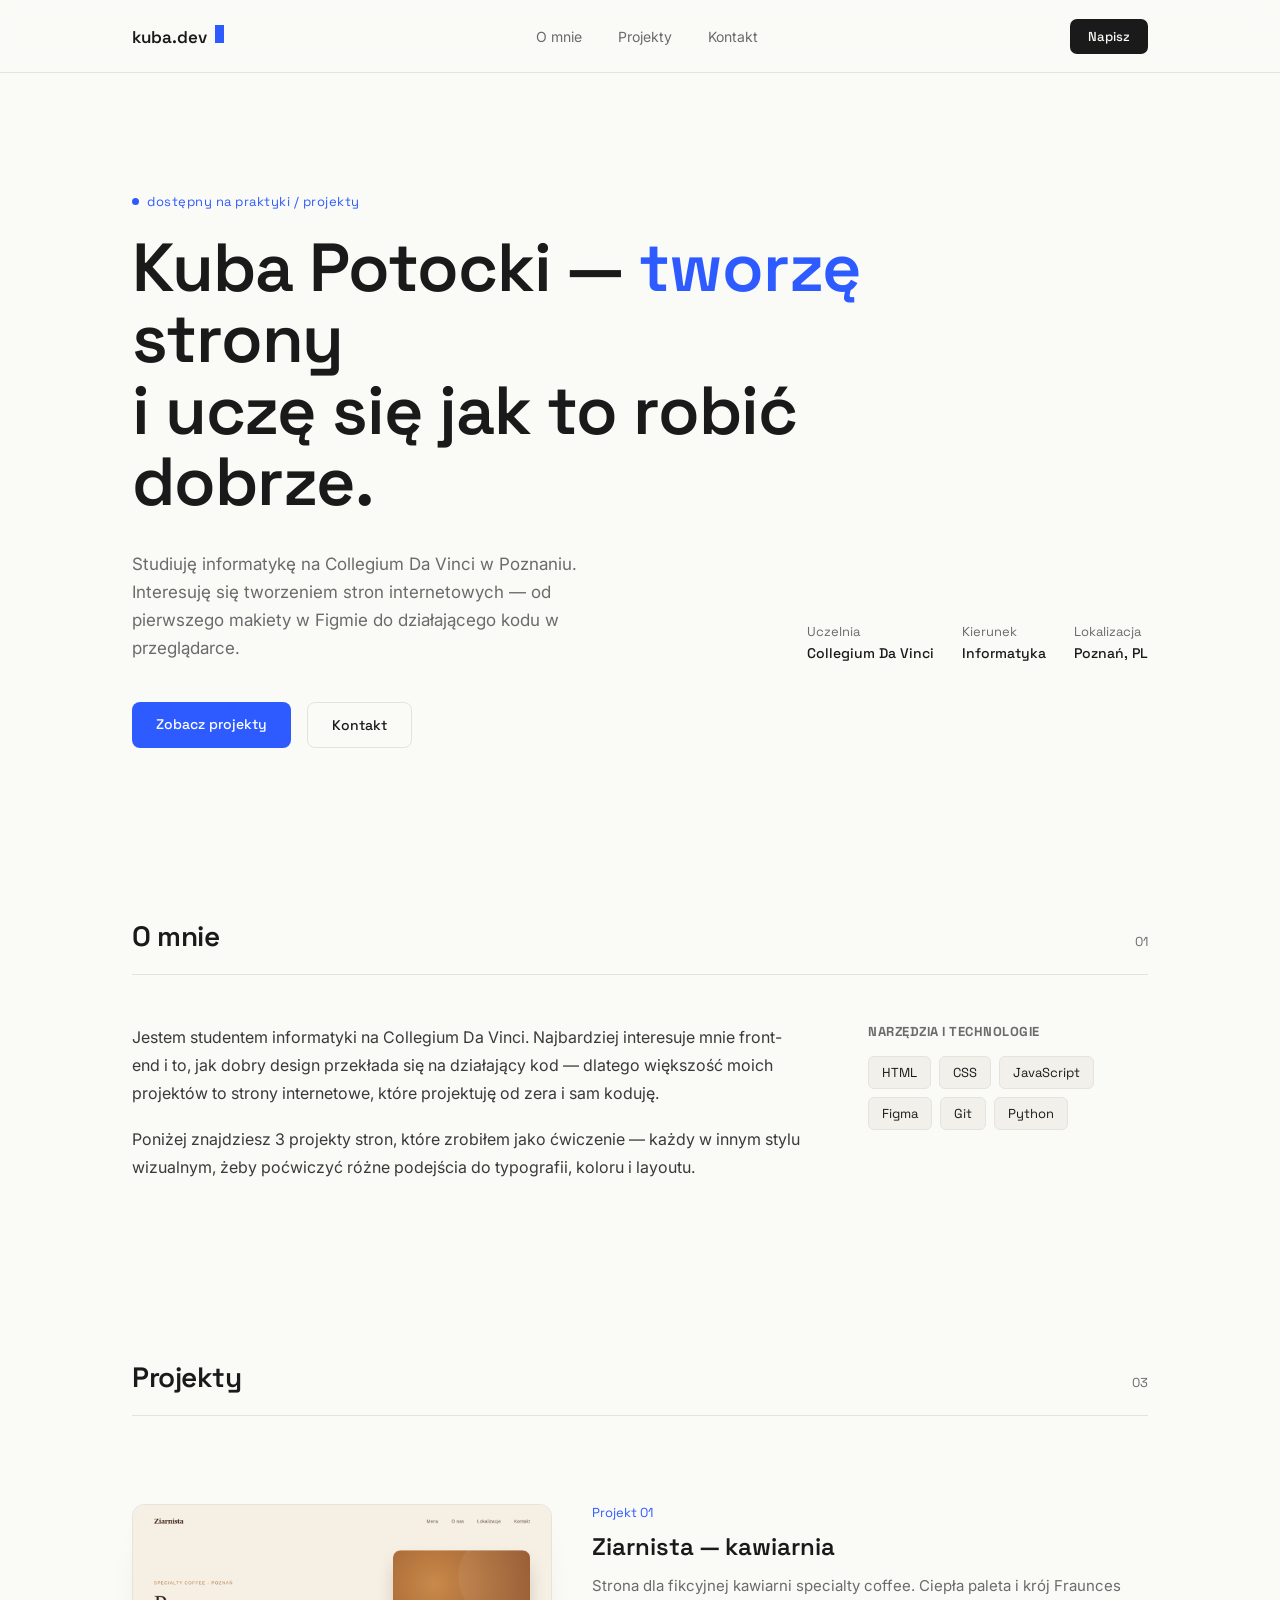
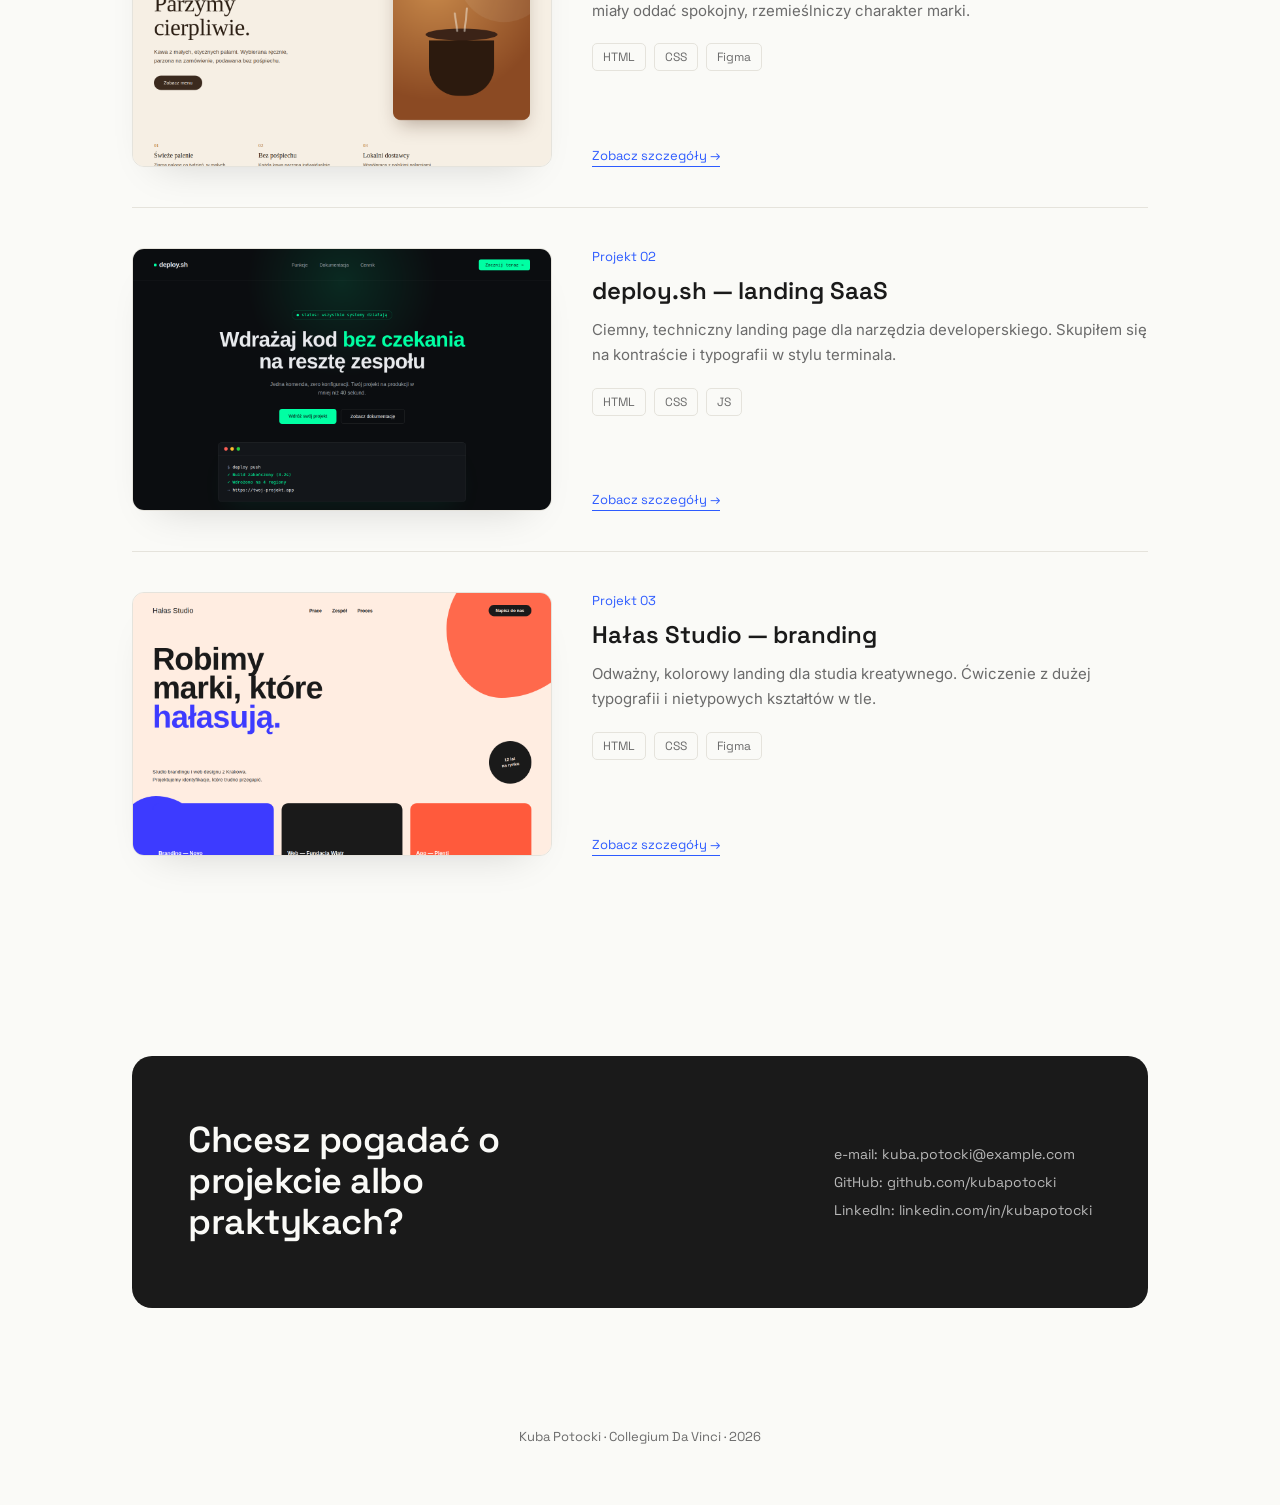
<file: index.html>
<!DOCTYPE html>
<html lang="pl">
<head>
<meta charset="UTF-8">
<meta name="viewport" content="width=device-width, initial-scale=1.0">
<title>Kuba Potocki — Portfolio</title>
<link rel="preconnect" href="https://fonts.googleapis.com">
<link href="https://fonts.googleapis.com/css2?family=Space+Grotesk:wght@400;500;600;700&family=Inter:wght@400;500;600&display=swap" rel="stylesheet">
<link rel="stylesheet" href="style.css">
</head>
<body>

<header>
  <nav class="wrap">
    <div class="brand">kuba.dev<span class="cursor"></span></div>
    <div class="nav-links">
      <a href="#o-mnie">O mnie</a>
      <a href="#projekty">Projekty</a>
      <a href="#kontakt">Kontakt</a>
    </div>
    <a href="#kontakt" class="nav-cta">Napisz</a>
  </nav>
</header>

<main class="wrap">

  <section class="hero">
    <div class="eyebrow">dostępny na praktyki / projekty</div>
    <h1>Kuba Potocki — <span class="accent">tworzę</span> strony<br>i uczę się jak to robić dobrze.</h1>
    <div class="hero-sub">
      <p>Studiuję informatykę na Collegium Da Vinci w Poznaniu. Interesuję się tworzeniem stron internetowych — od pierwszego makiety w Figmie do działającego kodu w przeglądarce.</p>
      <div class="hero-meta">
        <div>Uczelnia<span>Collegium Da Vinci</span></div>
        <div>Kierunek<span>Informatyka</span></div>
        <div>Lokalizacja<span>Poznań, PL</span></div>
      </div>
    </div>
    <div class="hero-links">
      <a href="#projekty" class="btn btn-primary">Zobacz projekty</a>
      <a href="#kontakt" class="btn btn-secondary">Kontakt</a>
    </div>
  </section>

  <section class="section" id="o-mnie">
    <div class="section-head">
      <h2>O mnie</h2>
      <span class="count">01</span>
    </div>
    <div class="about-grid">
      <div class="about-text">
        <p>Jestem studentem informatyki na Collegium Da Vinci. Najbardziej interesuje mnie front-end i to, jak dobry design przekłada się na działający kod — dlatego większość moich projektów to strony internetowe, które projektuję od zera i sam koduję.</p>
        <p>Poniżej znajdziesz 3 projekty stron, które zrobiłem jako ćwiczenie — każdy w innym stylu wizualnym, żeby poćwiczyć różne podejścia do typografii, koloru i layoutu.</p>
      </div>
      <div class="skills">
        <h3>NARZĘDZIA I TECHNOLOGIE</h3>
        <div class="skill-tags">
          <span class="tag">HTML</span>
          <span class="tag">CSS</span>
          <span class="tag">JavaScript</span>
          <span class="tag">Figma</span>
          <span class="tag">Git</span>
          <span class="tag">Python</span>
        </div>
      </div>
    </div>
  </section>

  <section class="section" id="projekty">
    <div class="section-head">
      <h2>Projekty</h2>
      <span class="count">03</span>
    </div>

    <div class="project-card">
      <a class="project-img" href="projekt-1.html"><img src="project1.png" alt="Strona kawiarni Ziarnista"></a>
      <div class="project-info">
        <div class="project-num">Projekt 01</div>
        <h3>Ziarnista — kawiarnia</h3>
        <p>Strona dla fikcyjnej kawiarni specialty coffee. Ciepła paleta i krój Fraunces miały oddać spokojny, rzemieślniczy charakter marki.</p>
        <div class="stack"><span>HTML</span><span>CSS</span><span>Figma</span></div>
        <a class="project-link" href="projekt-1.html">Zobacz szczegóły →</a>
      </div>
    </div>

    <div class="project-card">
      <a class="project-img" href="projekt-2.html"><img src="project2.png" alt="Strona deploy.sh"></a>
      <div class="project-info">
        <div class="project-num">Projekt 02</div>
        <h3>deploy.sh — landing SaaS</h3>
        <p>Ciemny, techniczny landing page dla narzędzia developerskiego. Skupiłem się na kontraście i typografii w stylu terminala.</p>
        <div class="stack"><span>HTML</span><span>CSS</span><span>JS</span></div>
        <a class="project-link" href="projekt-2.html">Zobacz szczegóły →</a>
      </div>
    </div>

    <div class="project-card">
      <a class="project-img" href="projekt-3.html"><img src="project3.png" alt="Strona Hałas Studio"></a>
      <div class="project-info">
        <div class="project-num">Projekt 03</div>
        <h3>Hałas Studio — branding</h3>
        <p>Odważny, kolorowy landing dla studia kreatywnego. Ćwiczenie z dużej typografii i nietypowych kształtów w tle.</p>
        <div class="stack"><span>HTML</span><span>CSS</span><span>Figma</span></div>
        <a class="project-link" href="projekt-3.html">Zobacz szczegóły →</a>
      </div>
    </div>

  </section>

  <section class="section" id="kontakt">
    <div class="contact">
      <h2>Chcesz pogadać o projekcie albo praktykach?</h2>
      <div class="contact-info">
        <div>e-mail: <a href="mailto:kuba.potocki@example.com">kuba.potocki@example.com</a></div>
        <div>GitHub: <a href="#">github.com/kubapotocki</a></div>
        <div>LinkedIn: <a href="#">linkedin.com/in/kubapotocki</a></div>
      </div>
    </div>
  </section>

</main>

<footer>
  Kuba Potocki · Collegium Da Vinci · 2026
</footer>

</body>
</html>
</file>
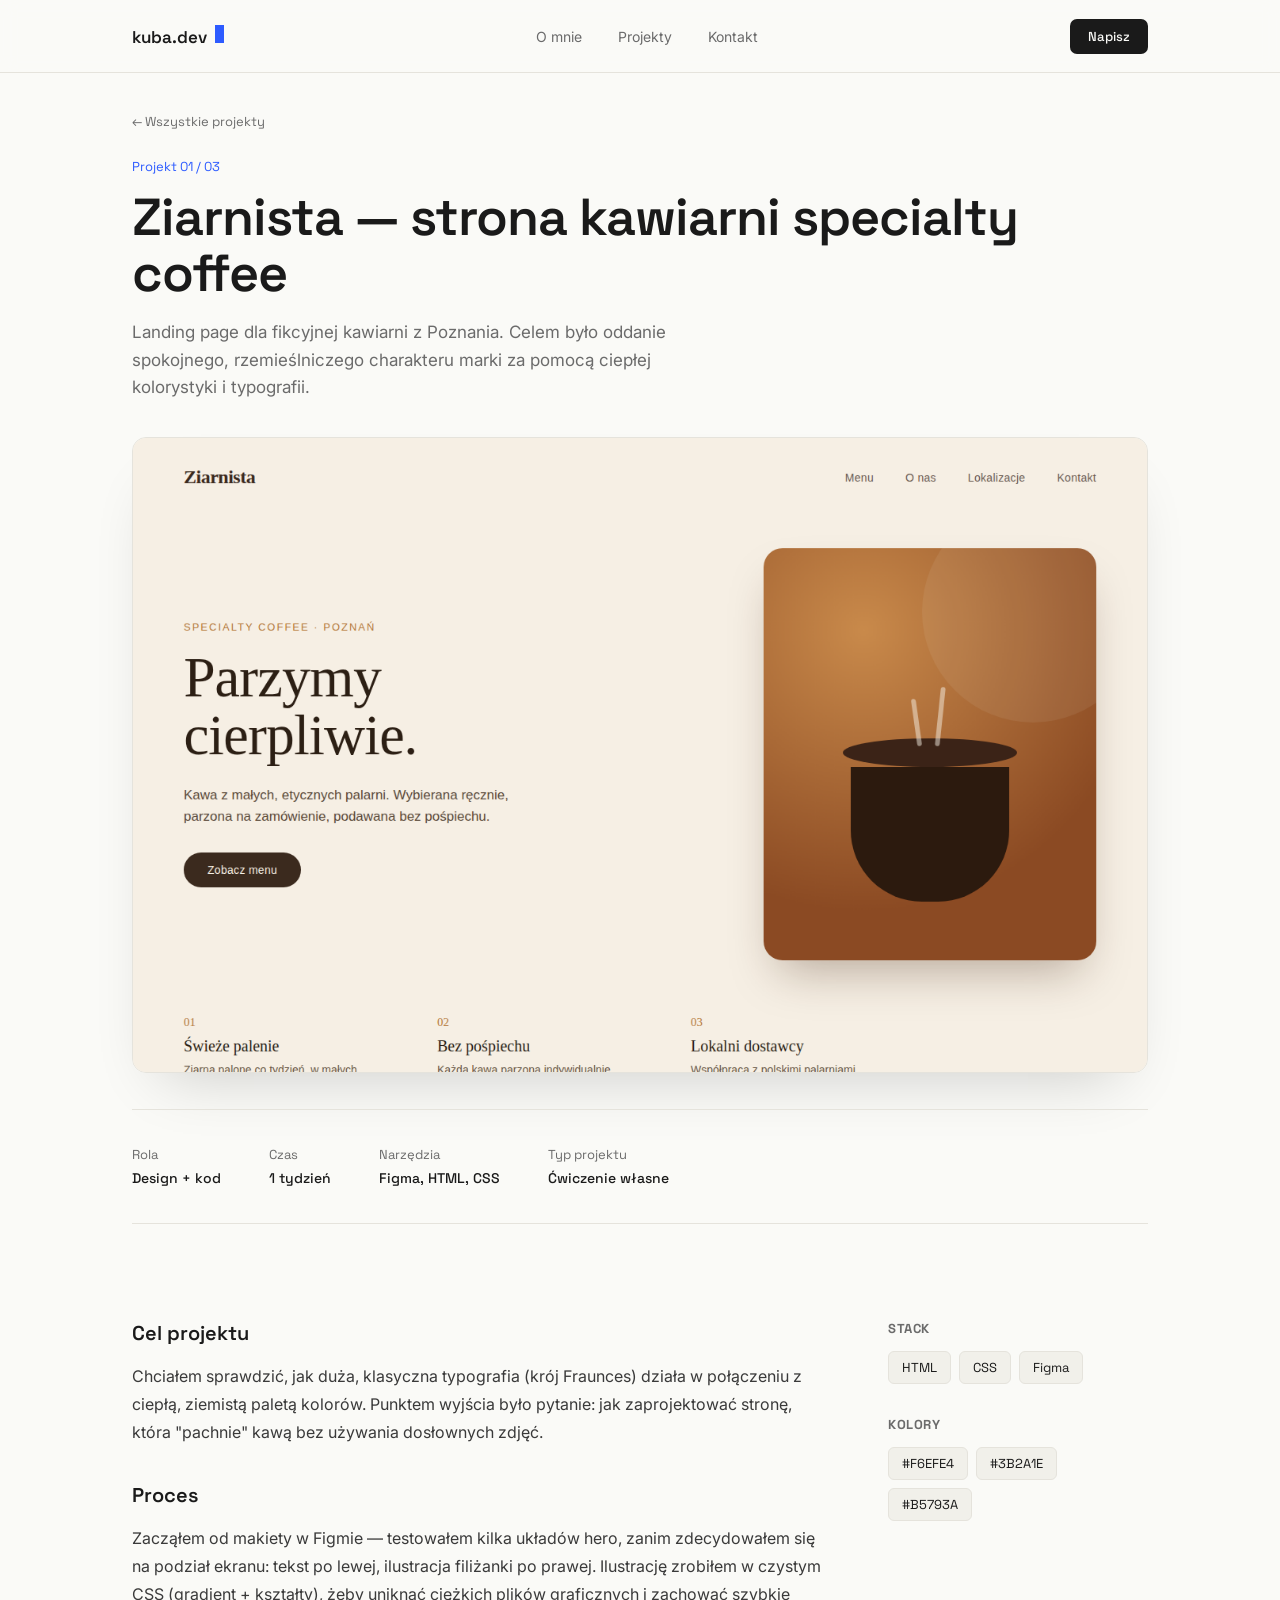
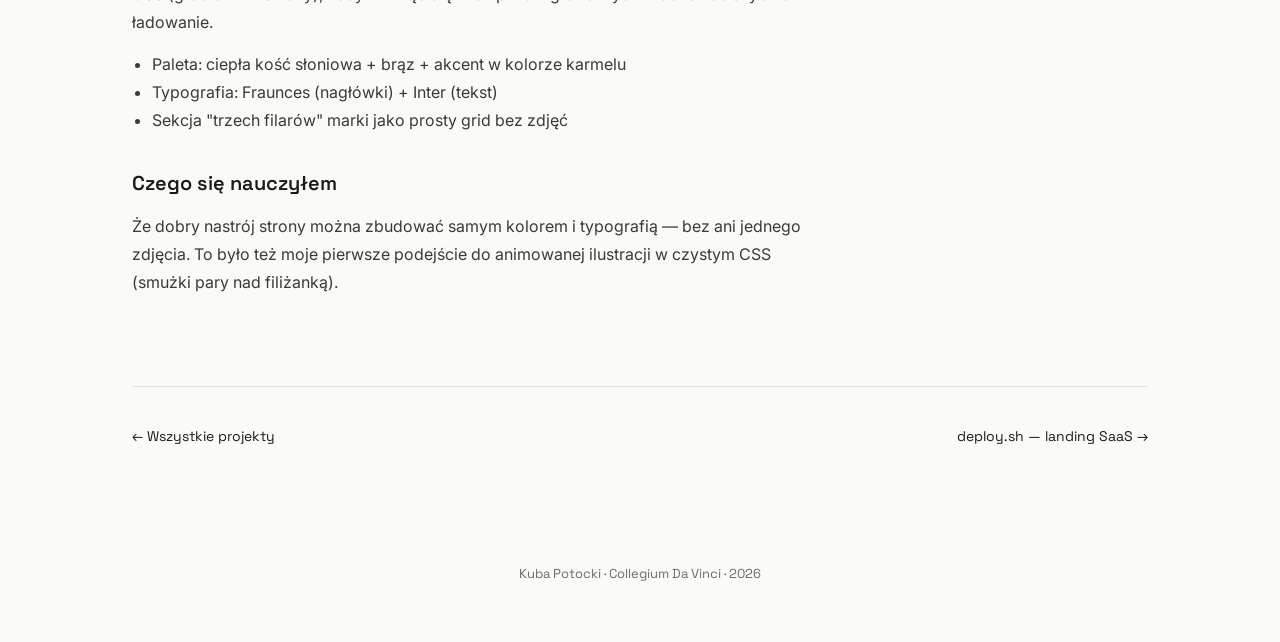
<file: projekt-1.html>
<!DOCTYPE html>
<html lang="pl">
<head>
<meta charset="UTF-8">
<meta name="viewport" content="width=device-width, initial-scale=1.0">
<title>Ziarnista — projekt | Kuba Potocki</title>
<link rel="preconnect" href="https://fonts.googleapis.com">
<link href="https://fonts.googleapis.com/css2?family=Space+Grotesk:wght@400;500;600;700&family=Inter:wght@400;500;600&display=swap" rel="stylesheet">
<link rel="stylesheet" href="style.css">
</head>
<body>

<header>
  <nav class="wrap">
    <a class="brand" href="index.html">kuba.dev<span class="cursor"></span></a>
    <div class="nav-links">
      <a href="index.html#o-mnie">O mnie</a>
      <a href="index.html#projekty">Projekty</a>
      <a href="index.html#kontakt">Kontakt</a>
    </div>
    <a href="index.html#kontakt" class="nav-cta">Napisz</a>
  </nav>
</header>

<main class="wrap">

  <a class="back-link" href="index.html">← Wszystkie projekty</a>

  <section class="project-hero">
    <div class="project-num">Projekt 01 / 03</div>
    <h1>Ziarnista — strona kawiarni specialty coffee</h1>
    <p class="tagline">Landing page dla fikcyjnej kawiarni z Poznania. Celem było oddanie spokojnego, rzemieślniczego charakteru marki za pomocą ciepłej kolorystyki i typografii.</p>

    <div class="project-hero-img">
      <img src="project1.png" alt="Strona kawiarni Ziarnista">
    </div>

    <div class="meta-row">
      <div>Rola<span>Design + kod</span></div>
      <div>Czas<span>1 tydzień</span></div>
      <div>Narzędzia<span>Figma, HTML, CSS</span></div>
      <div>Typ projektu<span>Ćwiczenie własne</span></div>
    </div>
  </section>

  <section class="detail-grid">
    <div class="detail-main">
      <h2>Cel projektu</h2>
      <p>Chciałem sprawdzić, jak duża, klasyczna typografia (krój Fraunces) działa w połączeniu z ciepłą, ziemistą paletą kolorów. Punktem wyjścia było pytanie: jak zaprojektować stronę, która "pachnie" kawą bez używania dosłownych zdjęć.</p>

      <h2>Proces</h2>
      <p>Zacząłem od makiety w Figmie — testowałem kilka układów hero, zanim zdecydowałem się na podział ekranu: tekst po lewej, ilustracja filiżanki po prawej. Ilustrację zrobiłem w czystym CSS (gradient + kształty), żeby uniknąć ciężkich plików graficznych i zachować szybkie ładowanie.</p>
      <ul>
        <li>Paleta: ciepła kość słoniowa + brąz + akcent w kolorze karmelu</li>
        <li>Typografia: Fraunces (nagłówki) + Inter (tekst)</li>
        <li>Sekcja "trzech filarów" marki jako prosty grid bez zdjęć</li>
      </ul>

      <h2>Czego się nauczyłem</h2>
      <p>Że dobry nastrój strony można zbudować samym kolorem i typografią — bez ani jednego zdjęcia. To było też moje pierwsze podejście do animowanej ilustracji w czystym CSS (smużki pary nad filiżanką).</p>
    </div>

    <div class="detail-side">
      <div class="side-block">
        <h3>STACK</h3>
        <div class="skill-tags">
          <span class="tag">HTML</span>
          <span class="tag">CSS</span>
          <span class="tag">Figma</span>
        </div>
      </div>
      <div class="side-block">
        <h3>KOLORY</h3>
        <div class="skill-tags">
          <span class="tag">#F6EFE4</span>
          <span class="tag">#3B2A1E</span>
          <span class="tag">#B5793A</span>
        </div>
      </div>
    </div>
  </section>

  <div class="project-nav">
    <a href="index.html">← Wszystkie projekty</a>
    <a class="next" href="projekt-2.html">deploy.sh — landing SaaS →</a>
  </div>

</main>

<footer>
  Kuba Potocki · Collegium Da Vinci · 2026
</footer>

</body>
</html>
</file>
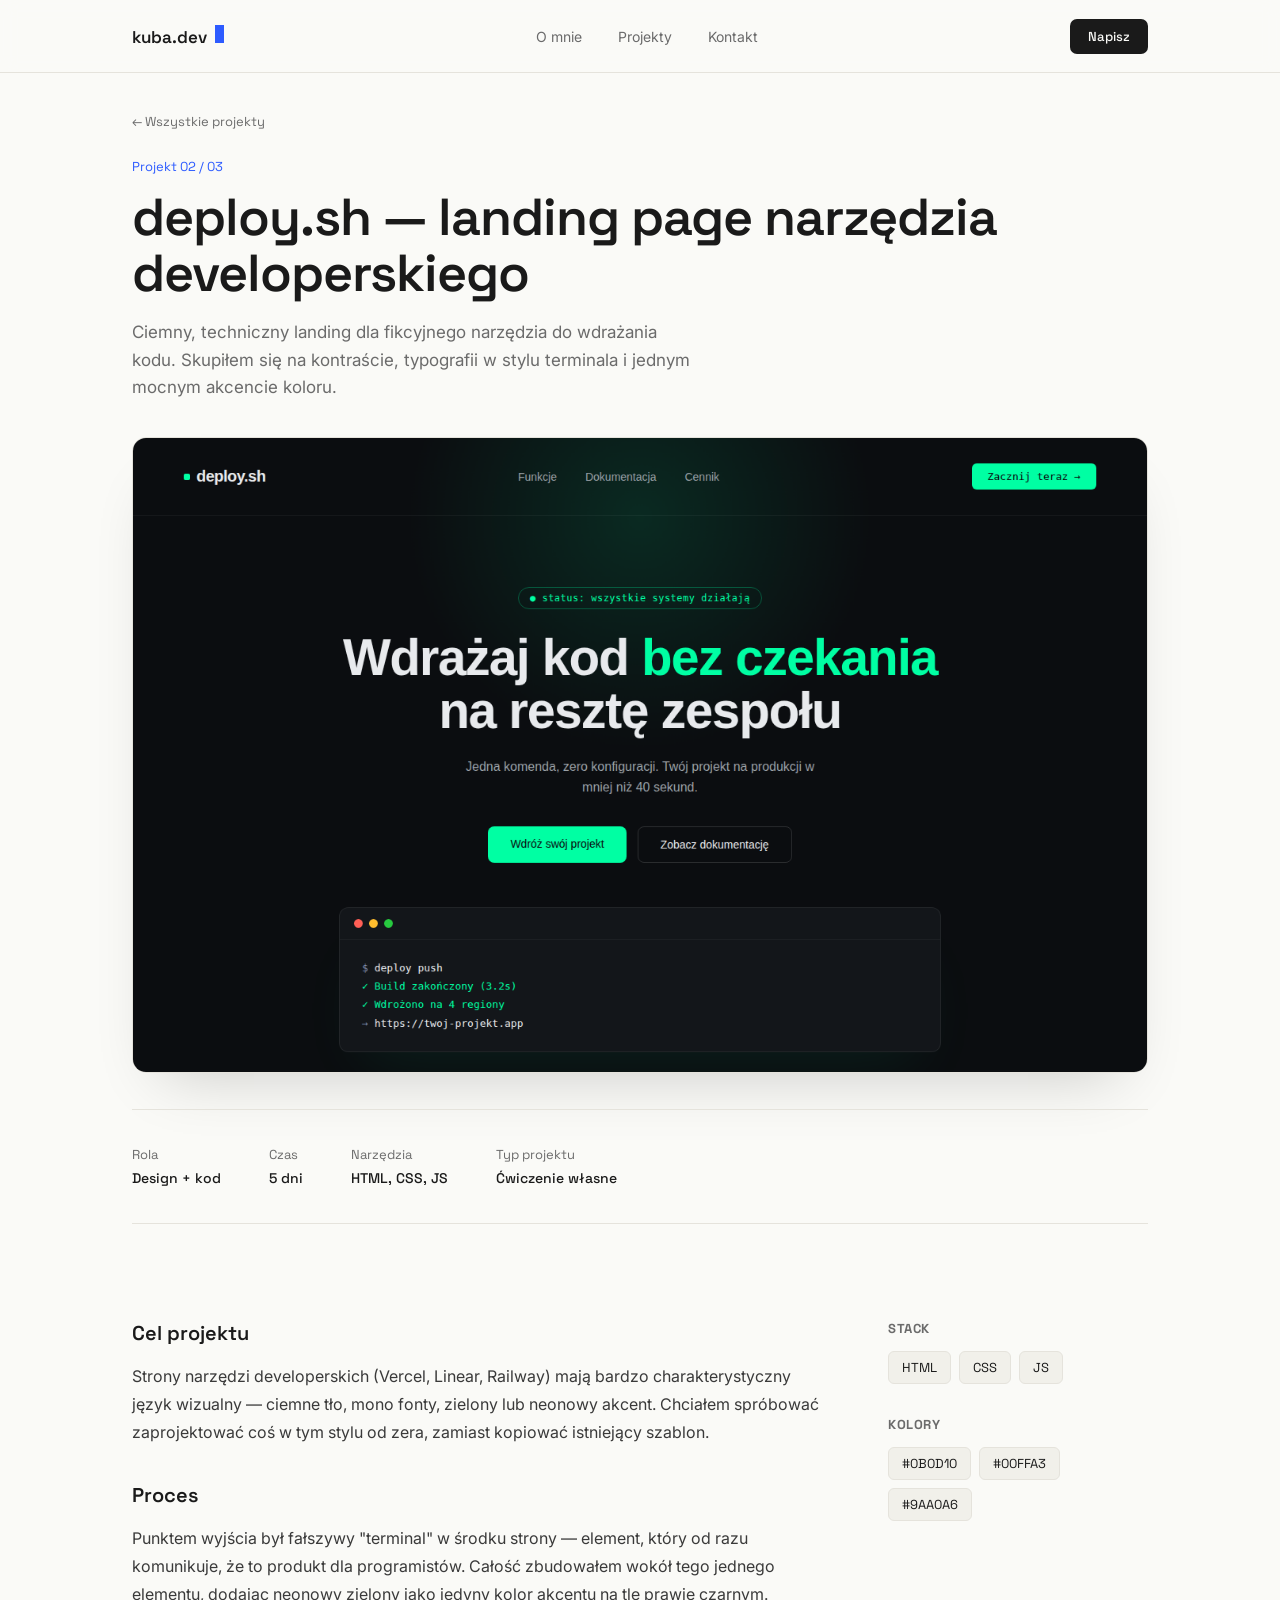
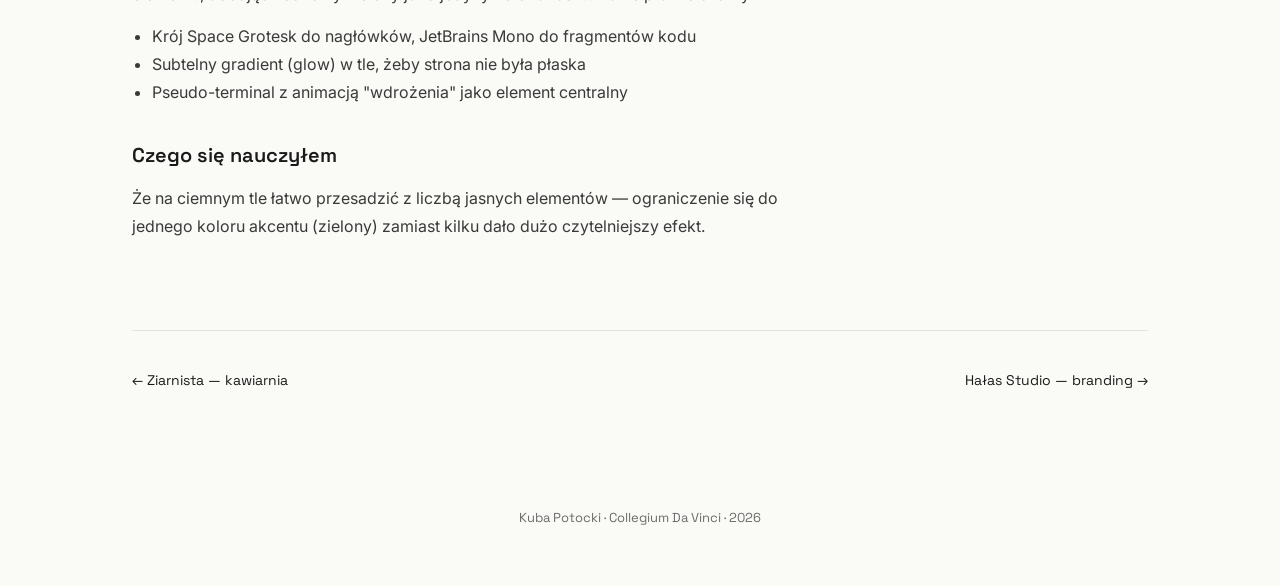
<file: projekt-2.html>
<!DOCTYPE html>
<html lang="pl">
<head>
<meta charset="UTF-8">
<meta name="viewport" content="width=device-width, initial-scale=1.0">
<title>deploy.sh — projekt | Kuba Potocki</title>
<link rel="preconnect" href="https://fonts.googleapis.com">
<link href="https://fonts.googleapis.com/css2?family=Space+Grotesk:wght@400;500;600;700&family=Inter:wght@400;500;600&display=swap" rel="stylesheet">
<link rel="stylesheet" href="style.css">
</head>
<body>

<header>
  <nav class="wrap">
    <a class="brand" href="index.html">kuba.dev<span class="cursor"></span></a>
    <div class="nav-links">
      <a href="index.html#o-mnie">O mnie</a>
      <a href="index.html#projekty">Projekty</a>
      <a href="index.html#kontakt">Kontakt</a>
    </div>
    <a href="index.html#kontakt" class="nav-cta">Napisz</a>
  </nav>
</header>

<main class="wrap">

  <a class="back-link" href="index.html">← Wszystkie projekty</a>

  <section class="project-hero">
    <div class="project-num">Projekt 02 / 03</div>
    <h1>deploy.sh — landing page narzędzia developerskiego</h1>
    <p class="tagline">Ciemny, techniczny landing dla fikcyjnego narzędzia do wdrażania kodu. Skupiłem się na kontraście, typografii w stylu terminala i jednym mocnym akcencie koloru.</p>

    <div class="project-hero-img">
      <img src="project2.png" alt="Strona deploy.sh">
    </div>

    <div class="meta-row">
      <div>Rola<span>Design + kod</span></div>
      <div>Czas<span>5 dni</span></div>
      <div>Narzędzia<span>HTML, CSS, JS</span></div>
      <div>Typ projektu<span>Ćwiczenie własne</span></div>
    </div>
  </section>

  <section class="detail-grid">
    <div class="detail-main">
      <h2>Cel projektu</h2>
      <p>Strony narzędzi developerskich (Vercel, Linear, Railway) mają bardzo charakterystyczny język wizualny — ciemne tło, mono fonty, zielony lub neonowy akcent. Chciałem spróbować zaprojektować coś w tym stylu od zera, zamiast kopiować istniejący szablon.</p>

      <h2>Proces</h2>
      <p>Punktem wyjścia był fałszywy "terminal" w środku strony — element, który od razu komunikuje, że to produkt dla programistów. Całość zbudowałem wokół tego jednego elementu, dodając neonowy zielony jako jedyny kolor akcentu na tle prawie czarnym.</p>
      <ul>
        <li>Krój Space Grotesk do nagłówków, JetBrains Mono do fragmentów kodu</li>
        <li>Subtelny gradient (glow) w tle, żeby strona nie była płaska</li>
        <li>Pseudo-terminal z animacją "wdrożenia" jako element centralny</li>
      </ul>

      <h2>Czego się nauczyłem</h2>
      <p>Że na ciemnym tle łatwo przesadzić z liczbą jasnych elementów — ograniczenie się do jednego koloru akcentu (zielony) zamiast kilku dało dużo czytelniejszy efekt.</p>
    </div>

    <div class="detail-side">
      <div class="side-block">
        <h3>STACK</h3>
        <div class="skill-tags">
          <span class="tag">HTML</span>
          <span class="tag">CSS</span>
          <span class="tag">JS</span>
        </div>
      </div>
      <div class="side-block">
        <h3>KOLORY</h3>
        <div class="skill-tags">
          <span class="tag">#0B0D10</span>
          <span class="tag">#00FFA3</span>
          <span class="tag">#9AA0A6</span>
        </div>
      </div>
    </div>
  </section>

  <div class="project-nav">
    <a href="projekt-1.html">← Ziarnista — kawiarnia</a>
    <a class="next" href="projekt-3.html">Hałas Studio — branding →</a>
  </div>

</main>

<footer>
  Kuba Potocki · Collegium Da Vinci · 2026
</footer>

</body>
</html>
</file>
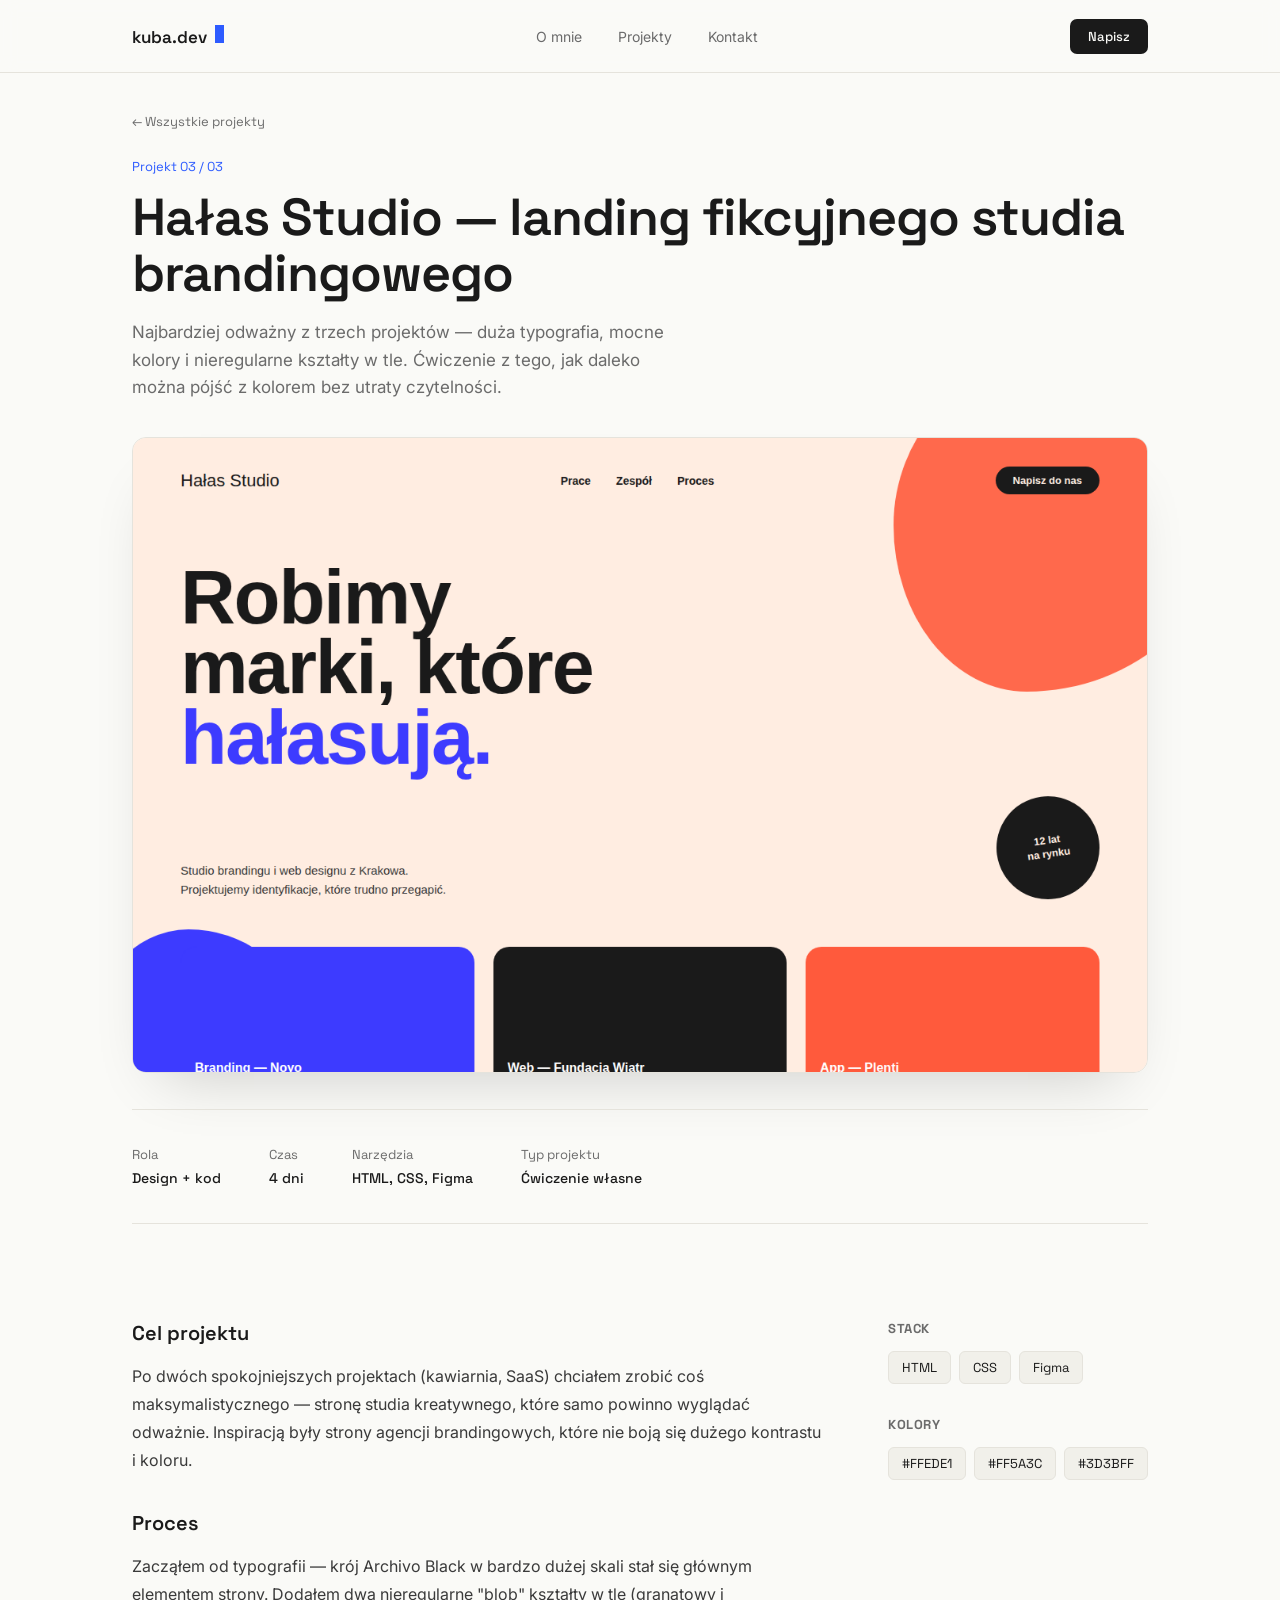
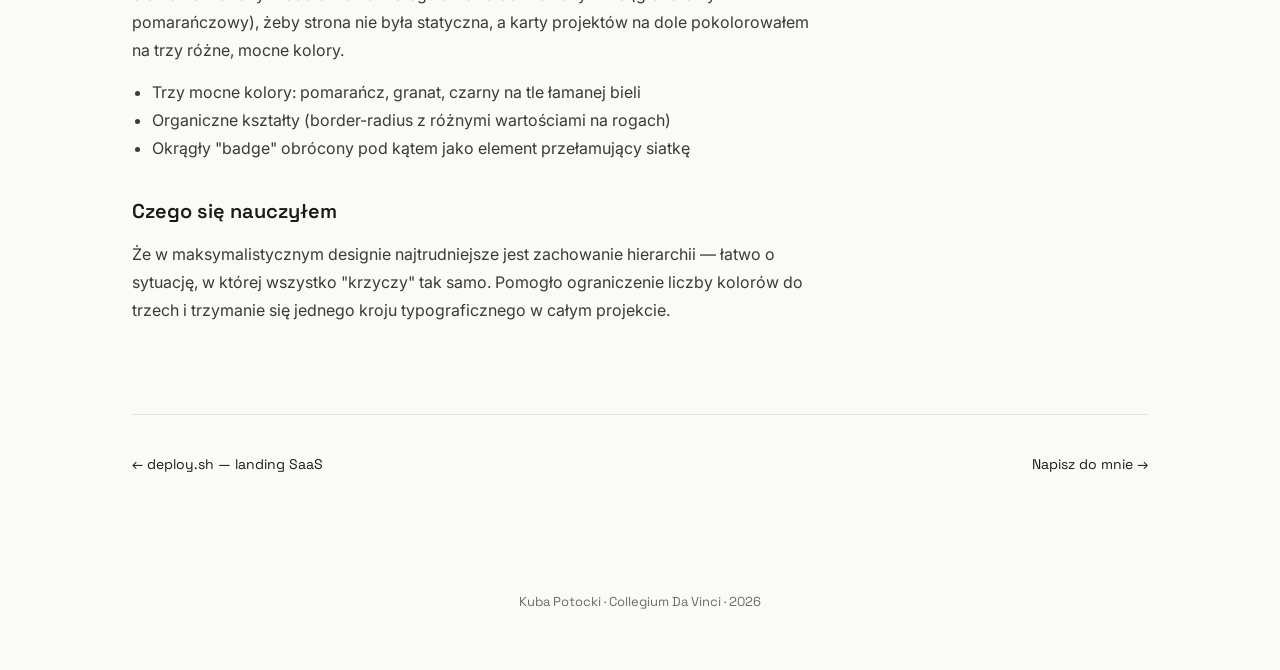
<file: projekt-3.html>
<!DOCTYPE html>
<html lang="pl">
<head>
<meta charset="UTF-8">
<meta name="viewport" content="width=device-width, initial-scale=1.0">
<title>Hałas Studio — projekt | Kuba Potocki</title>
<link rel="preconnect" href="https://fonts.googleapis.com">
<link href="https://fonts.googleapis.com/css2?family=Space+Grotesk:wght@400;500;600;700&family=Inter:wght@400;500;600&display=swap" rel="stylesheet">
<link rel="stylesheet" href="style.css">
</head>
<body>

<header>
  <nav class="wrap">
    <a class="brand" href="index.html">kuba.dev<span class="cursor"></span></a>
    <div class="nav-links">
      <a href="index.html#o-mnie">O mnie</a>
      <a href="index.html#projekty">Projekty</a>
      <a href="index.html#kontakt">Kontakt</a>
    </div>
    <a href="index.html#kontakt" class="nav-cta">Napisz</a>
  </nav>
</header>

<main class="wrap">

  <a class="back-link" href="index.html">← Wszystkie projekty</a>

  <section class="project-hero">
    <div class="project-num">Projekt 03 / 03</div>
    <h1>Hałas Studio — landing fikcyjnego studia brandingowego</h1>
    <p class="tagline">Najbardziej odważny z trzech projektów — duża typografia, mocne kolory i nieregularne kształty w tle. Ćwiczenie z tego, jak daleko można pójść z kolorem bez utraty czytelności.</p>

    <div class="project-hero-img">
      <img src="project3.png" alt="Strona Hałas Studio">
    </div>

    <div class="meta-row">
      <div>Rola<span>Design + kod</span></div>
      <div>Czas<span>4 dni</span></div>
      <div>Narzędzia<span>HTML, CSS, Figma</span></div>
      <div>Typ projektu<span>Ćwiczenie własne</span></div>
    </div>
  </section>

  <section class="detail-grid">
    <div class="detail-main">
      <h2>Cel projektu</h2>
      <p>Po dwóch spokojniejszych projektach (kawiarnia, SaaS) chciałem zrobić coś maksymalistycznego — stronę studia kreatywnego, które samo powinno wyglądać odważnie. Inspiracją były strony agencji brandingowych, które nie boją się dużego kontrastu i koloru.</p>

      <h2>Proces</h2>
      <p>Zacząłem od typografii — krój Archivo Black w bardzo dużej skali stał się głównym elementem strony. Dodałem dwa nieregularne "blob" kształty w tle (granatowy i pomarańczowy), żeby strona nie była statyczna, a karty projektów na dole pokolorowałem na trzy różne, mocne kolory.</p>
      <ul>
        <li>Trzy mocne kolory: pomarańcz, granat, czarny na tle łamanej bieli</li>
        <li>Organiczne kształty (border-radius z różnymi wartościami na rogach)</li>
        <li>Okrągły "badge" obrócony pod kątem jako element przełamujący siatkę</li>
      </ul>

      <h2>Czego się nauczyłem</h2>
      <p>Że w maksymalistycznym designie najtrudniejsze jest zachowanie hierarchii — łatwo o sytuację, w której wszystko "krzyczy" tak samo. Pomogło ograniczenie liczby kolorów do trzech i trzymanie się jednego kroju typograficznego w całym projekcie.</p>
    </div>

    <div class="detail-side">
      <div class="side-block">
        <h3>STACK</h3>
        <div class="skill-tags">
          <span class="tag">HTML</span>
          <span class="tag">CSS</span>
          <span class="tag">Figma</span>
        </div>
      </div>
      <div class="side-block">
        <h3>KOLORY</h3>
        <div class="skill-tags">
          <span class="tag">#FFEDE1</span>
          <span class="tag">#FF5A3C</span>
          <span class="tag">#3D3BFF</span>
        </div>
      </div>
    </div>
  </section>

  <div class="project-nav">
    <a href="projekt-2.html">← deploy.sh — landing SaaS</a>
    <a class="next" href="index.html#kontakt">Napisz do mnie →</a>
  </div>

</main>

<footer>
  Kuba Potocki · Collegium Da Vinci · 2026
</footer>

</body>
</html>
</file>
<file: style.css>
:root{
  --bg: #FAFAF7;
  --bg-soft: #F1F0EA;
  --ink: #1A1A1A;
  --ink-soft: #6B6B6B;
  --accent: #2D5BFF;
  --line: #E5E3DC;
  --mono: 'Space Grotesk', sans-serif;
  --sans: 'Inter', sans-serif;
}
*{margin:0;padding:0;box-sizing:border-box;}
html{scroll-behavior:smooth;}
body{
  background:var(--bg);
  color:var(--ink);
  font-family:var(--sans);
  -webkit-font-smoothing:antialiased;
}
a{color:inherit;text-decoration:none;}
.wrap{max-width:1080px;margin:0 auto;padding:0 32px;}

/* NAV */
header{
  position:sticky; top:0; z-index:50;
  background:rgba(250,250,247,0.88);
  backdrop-filter:blur(8px);
  border-bottom:1px solid var(--line);
}
nav.wrap{
  display:flex; justify-content:space-between; align-items:center;
  height:72px;
}
.brand{
  font-family:var(--mono); font-weight:600; font-size:17px;
  display:flex; align-items:baseline; gap:2px;
}
.brand .cursor{
  display:inline-block; width:9px; height:18px; background:var(--accent);
  margin-left:6px;
  animation:blink 1.1s steps(1) infinite;
}
@keyframes blink{50%{opacity:0;}}
.nav-links{display:flex; gap:36px; font-size:14px; color:var(--ink-soft);}
.nav-links a:hover{color:var(--ink);}
.nav-cta{
  font-family:var(--mono); font-size:13px; font-weight:500;
  background:var(--ink); color:var(--bg);
  padding:9px 18px; border-radius:7px;
}

/* HERO */
.hero{padding:120px 0 90px;}
.eyebrow{
  font-family:var(--mono); font-size:13px; color:var(--accent);
  letter-spacing:0.5px; margin-bottom:22px;
  display:flex; align-items:center; gap:8px;
}
.eyebrow::before{
  content:""; width:7px; height:7px; background:var(--accent); border-radius:50%;
}
.hero h1{
  font-family:var(--mono); font-weight:600;
  font-size:clamp(40px, 6vw, 68px);
  line-height:1.05; letter-spacing:-1px;
  max-width:820px;
}
.hero h1 .accent{color:var(--accent);}
.hero-sub{
  display:flex; justify-content:space-between; align-items:flex-end;
  gap:40px; margin-top:32px; flex-wrap:wrap;
}
.hero-sub p{
  max-width:480px; font-size:17px; color:var(--ink-soft); line-height:1.65;
}
.hero-meta{
  display:flex; gap:28px; font-family:var(--mono); font-size:13px; color:var(--ink-soft);
  flex-shrink:0;
}
.hero-meta div span{display:block; color:var(--ink); font-size:14px; margin-top:4px; font-weight:500;}
.hero-links{margin-top:40px; display:flex; gap:16px;}
.btn{
  font-family:var(--mono); font-size:14px; font-weight:500;
  padding:13px 24px; border-radius:8px;
  display:inline-block;
}
.btn-primary{background:var(--accent); color:#fff;}
.btn-secondary{border:1px solid var(--line); color:var(--ink);}
.btn:hover{opacity:0.85;}

/* SECTION LABEL */
.section{padding:80px 0;}
.section-head{
  display:flex; justify-content:space-between; align-items:baseline;
  margin-bottom:48px; border-bottom:1px solid var(--line); padding-bottom:20px;
}
.section-head h2{
  font-family:var(--mono); font-size:28px; font-weight:600; letter-spacing:-0.5px;
}
.section-head .count{font-family:var(--mono); font-size:13px; color:var(--ink-soft);}

/* ABOUT */
.about-grid{display:flex; gap:60px; flex-wrap:wrap;}
.about-text{flex:1; min-width:280px; font-size:16px; line-height:1.75; color:#3A3A3A;}
.about-text p{margin-bottom:18px;}
.skills{flex:0 0 280px;}
.skills h3{font-family:var(--mono); font-size:13px; color:var(--ink-soft); margin-bottom:16px; letter-spacing:0.5px;}
.skill-tags{display:flex; flex-wrap:wrap; gap:8px;}
.tag{
  font-family:var(--mono); font-size:13px;
  border:1px solid var(--line); padding:7px 13px; border-radius:6px; color:var(--ink);
  background:var(--bg-soft);
}

/* PROJECTS (lista na stronie głównej) */
.project-card{
  display:flex; gap:40px; padding:40px 0; border-bottom:1px solid var(--line);
  flex-wrap:wrap;
}
.project-card:last-child{border-bottom:none;}
.project-img{
  flex:0 0 420px; border-radius:12px; overflow:hidden;
  border:1px solid var(--line);
  box-shadow:0 20px 40px -25px rgba(0,0,0,0.18);
}
.project-img img{width:100%; display:block;}
.project-info{flex:1; min-width:260px; display:flex; flex-direction:column;}
.project-num{font-family:var(--mono); font-size:13px; color:var(--accent); margin-bottom:10px;}
.project-info h3{font-family:var(--mono); font-size:24px; font-weight:600; margin-bottom:12px;}
.project-info p{font-size:15px; color:var(--ink-soft); line-height:1.65; margin-bottom:20px;}
.stack{display:flex; gap:8px; flex-wrap:wrap; margin-bottom:20px;}
.stack span{
  font-family:var(--mono); font-size:12px; color:var(--ink-soft);
  border:1px solid var(--line); padding:5px 10px; border-radius:5px;
}
.project-link{
  font-family:var(--mono); font-size:13px; color:var(--accent);
  border-bottom:1px solid var(--accent); padding-bottom:2px;
  width:fit-content; margin-top:auto;
}
.project-card .project-img, .project-card .project-link{cursor:pointer;}

/* CONTACT */
.contact{
  background:var(--ink); color:var(--bg);
  border-radius:20px; padding:64px 56px;
  display:flex; justify-content:space-between; align-items:center;
  flex-wrap:wrap; gap:30px;
}
.contact h2{
  font-family:var(--mono); font-size:36px; font-weight:600; letter-spacing:-0.5px; max-width:440px;
  line-height:1.15;
}
.contact .btn-primary{background:var(--accent);}
.contact-info{font-family:var(--mono); font-size:14px; line-height:2; color:#B8B8B8;}
.contact-info a:hover{color:#fff;}

footer{
  padding:40px 0 60px; text-align:center;
  font-family:var(--mono); font-size:13px; color:var(--ink-soft);
}

/* ===== PODSTRONA PROJEKTU ===== */
.back-link{
  font-family:var(--mono); font-size:13px; color:var(--ink-soft);
  display:inline-flex; align-items:center; gap:6px;
  margin:40px 0 28px;
}
.back-link:hover{color:var(--ink);}

.project-hero{padding-bottom:40px;}
.project-hero .project-num{font-size:13px;}
.project-hero h1{
  font-family:var(--mono); font-weight:600;
  font-size:clamp(32px, 5vw, 52px);
  line-height:1.08; letter-spacing:-1px;
  margin:14px 0 18px;
}
.project-hero .tagline{font-size:17px; color:var(--ink-soft); max-width:560px; line-height:1.6;}

.project-hero-img{
  border-radius:14px; overflow:hidden; border:1px solid var(--line);
  box-shadow:0 30px 60px -30px rgba(0,0,0,0.2);
  margin:36px 0 0;
}
.project-hero-img img{width:100%; display:block;}

.meta-row{
  display:flex; gap:48px; flex-wrap:wrap;
  padding:36px 0; margin-top:36px;
  border-top:1px solid var(--line); border-bottom:1px solid var(--line);
}
.meta-row div{font-family:var(--mono); font-size:13px; color:var(--ink-soft);}
.meta-row div span{display:block; color:var(--ink); font-size:14px; margin-top:6px; font-weight:500;}

.detail-grid{
  display:flex; gap:60px; flex-wrap:wrap;
  padding:56px 0;
}
.detail-main{flex:1; min-width:300px;}
.detail-main h2{
  font-family:var(--mono); font-size:20px; font-weight:600; margin-bottom:16px; margin-top:36px;
}
.detail-main h2:first-child{margin-top:0;}
.detail-main p{font-size:16px; line-height:1.75; color:#3A3A3A; margin-bottom:14px;}
.detail-main ul{margin:0 0 14px 20px; color:#3A3A3A; font-size:16px; line-height:1.75;}

.detail-side{flex:0 0 260px;}
.side-block{margin-bottom:32px;}
.side-block h3{font-family:var(--mono); font-size:13px; color:var(--ink-soft); margin-bottom:14px; letter-spacing:0.5px;}

.project-nav{
  display:flex; justify-content:space-between; align-items:center;
  padding:40px 0 80px; border-top:1px solid var(--line); margin-top:20px;
  font-family:var(--mono); font-size:14px;
  gap:20px; flex-wrap:wrap;
}
.project-nav a{color:var(--ink);}
.project-nav a:hover{color:var(--accent);}
.project-nav .next{text-align:right;}

@media (max-width: 700px){
  .nav-links{display:none;}
  .hero{padding:90px 0 60px;}
  .hero-sub{flex-direction:column; align-items:flex-start;}
  .project-img{flex:1 1 100%;}
  .contact{padding:44px 28px; flex-direction:column; text-align:center; align-items:center;}
  .contact-info{text-align:center;}
  .meta-row{gap:24px;}
}

@media (prefers-reduced-motion: reduce){
  .cursor{animation:none;}
}
</file>
